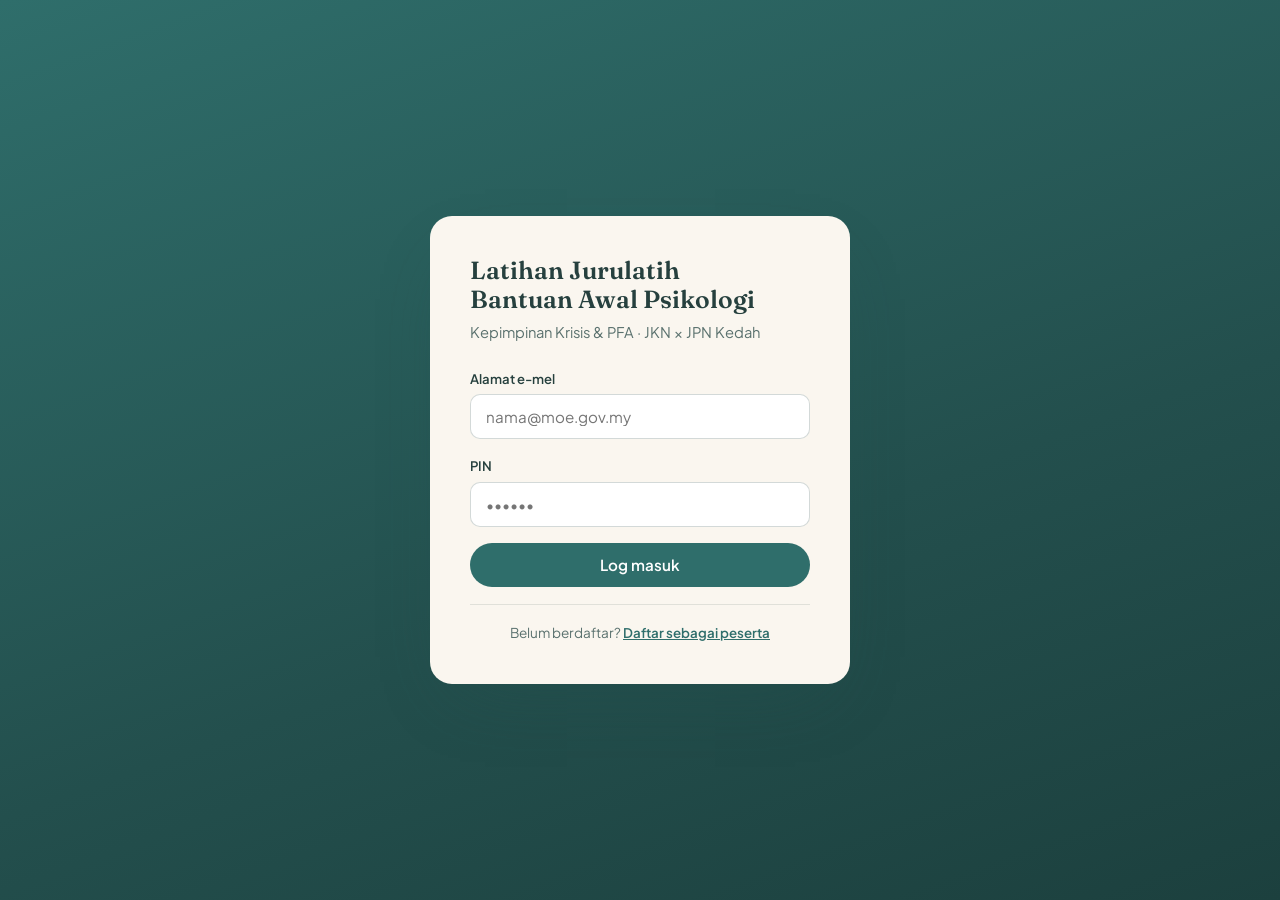
<file: index.html>
<!DOCTYPE html>
<html lang="ms">
<head>
<meta charset="UTF-8">
<meta name="viewport" content="width=device-width, initial-scale=1.0">
<meta name="theme-color" content="#2F6E6B">
<title>Latihan Jurulatih PFA — JPN Kedah</title>
<link rel="manifest" href="manifest.json">
<link rel="preconnect" href="https://fonts.googleapis.com">
<link rel="preconnect" href="https://fonts.gstatic.com" crossorigin>
<link href="https://fonts.googleapis.com/css2?family=Fraunces:opsz,wght@9..144,400;9..144,500;9..144,600;9..144,700&family=Plus+Jakarta+Sans:wght@400;500;600;700&display=swap" rel="stylesheet">
<link rel="stylesheet" href="styles.css">
</head>
<body>

<!-- ============ LOGIN ============ -->
<div id="view-login">
  <div class="login-box">
    <div id="demoTag" class="demo-tag hidden">MOD DEMO</div>
    <div class="brand">Latihan Jurulatih<br>Bantuan Awal Psikologi</div>
    <div class="sub">Kepimpinan Krisis &amp; PFA · JKN × JPN Kedah</div>

    <div id="loginMsg"></div>

    <div id="formLogin">
      <div class="field">
        <label for="inEmel">Alamat e-mel</label>
        <input type="email" id="inEmel" placeholder="nama@moe.gov.my" autocomplete="username">
      </div>
      <div class="field">
        <label for="inPin">PIN</label>
        <input type="password" id="inPin" placeholder="••••••" autocomplete="current-password" inputmode="numeric">
      </div>
      <button class="btn btn-block" id="btnLogin">Log masuk</button>
      <div class="login-alt">
        Belum berdaftar? <button id="lnkDaftar">Daftar sebagai peserta</button>
      </div>
    </div>

    <div id="formDaftar" class="hidden">
      <div class="field">
        <label for="dNama">Nama penuh</label>
        <input type="text" id="dNama" placeholder="Nama seperti dalam kad pengenalan">
      </div>
      <div class="field">
        <label for="dEmel">Alamat e-mel</label>
        <input type="email" id="dEmel" placeholder="nama@moe.gov.my">
      </div>
      <div class="field">
        <label for="dPpd">PPD / Organisasi</label>
        <select id="dPpd">
          <option value="">— Pilih —</option>
          <option>PPD Kota Setar</option><option>PPD Kubang Pasu</option>
          <option>PPD Pendang</option><option>PPD Yan</option>
          <option>PPD Kuala Muda / Sik</option><option>PPD Baling</option>
          <option>PPD Padang Terap</option><option>PPD Kulim / Bandar Baharu</option>
          <option>PPD Langkawi</option><option>PPD Pokok Sena</option>
          <option>JPN Kedah</option><option>JKN Kedah</option>
        </select>
      </div>
      <div class="field">
        <label for="dSekolah">Sekolah / Unit</label>
        <input type="text" id="dSekolah" placeholder="Contoh: SMK Sultanah Asma">
      </div>
      <div class="field">
        <label for="dPin">Cipta PIN (6 digit)</label>
        <input type="password" id="dPin" placeholder="••••••" inputmode="numeric" maxlength="6">
      </div>
      <button class="btn btn-block" id="btnDaftar">Daftar akaun</button>
      <div class="login-alt">
        Sudah ada akaun? <button id="lnkLogin">Log masuk</button>
      </div>
    </div>
  </div>
</div>

<!-- ============ APP SHELL ============ -->
<div id="shell" class="hidden">
  <nav class="topnav">
    <div class="topnav-in">
      <div class="logo">Latihan Jurulatih PFA<small>JPN KEDAH</small></div>
      <div class="spacer"></div>
      <div class="nav-links" id="navLinks">
        <button data-go="dash" class="on">Dashboard</button>
        <button data-go="sijil">Sijil</button>
        <button data-go="admin" id="navAdmin" class="hidden">Pentadbiran</button>
        <a class="nav-slaid" href="slaid.html" title="Buka slaid pembentangan 8 unit">◧ Slaid</a>
      </div>
      <div class="who">
        <div class="paparan" id="paparan">
          <button id="btnKecil" class="pbtn" title="Kecilkan teks" aria-label="Kecilkan teks">A−</button>
          <span class="pskala" id="pSkala">100%</span>
          <button id="btnBesar" class="pbtn" title="Besarkan teks" aria-label="Besarkan teks">A+</button>
          <button id="btnBentang" class="pbtn pbtn-mode" title="Mod pembentangan (tekan P)" aria-label="Mod pembentangan">⛶ Bentang</button>
        </div>
        <div class="who-txt"><b id="whoNama">—</b><span id="whoPeranan">—</span></div>
        <div class="avatar" id="whoAv">?</div>
        <button class="btn btn-ghost btn-sm" id="btnKeluar">Keluar</button>
      </div>
    </div>
  </nav>

  <main>
    <!-- DASHBOARD -->
    <section id="view-dash" class="wrap"></section>
    <!-- UNIT -->
    <section id="view-unit" class="wrap hidden"></section>
    <!-- KUIZ -->
    <section id="view-kuiz" class="wrap-narrow hidden"></section>
    <!-- SIJIL -->
    <section id="view-sijil" class="wrap hidden"></section>
    <!-- ADMIN -->
    <section id="view-admin" class="wrap hidden"></section>
  </main>

  <div class="heal-strip">
    Sokongan emosi: <b>Talian HEAL 15555</b> <span>· setiap hari 8:00 pagi – 12:00 tengah malam</span>
  </div>

  <div id="stepBar" class="step-bar hidden">
    <button class="sb-btn" id="sbPrev" aria-label="Bahagian sebelum">‹</button>
    <span class="sb-kira"><b id="sbKini">1</b> / <span id="sbJum">1</span></span>
    <button class="sb-btn" id="sbNext" aria-label="Bahagian seterusnya">›</button>
  </div>
</div>

<div id="glossPop"></div>
<div id="toast"></div>

<script src="content.js"></script>
<script src="soalan.js"></script>
<script src="app.js"></script>
<script>
if('serviceWorker' in navigator){
  window.addEventListener('load',()=>navigator.serviceWorker.register('sw.js').catch(()=>{}));
}
</script>
</body>
</html>
</file>
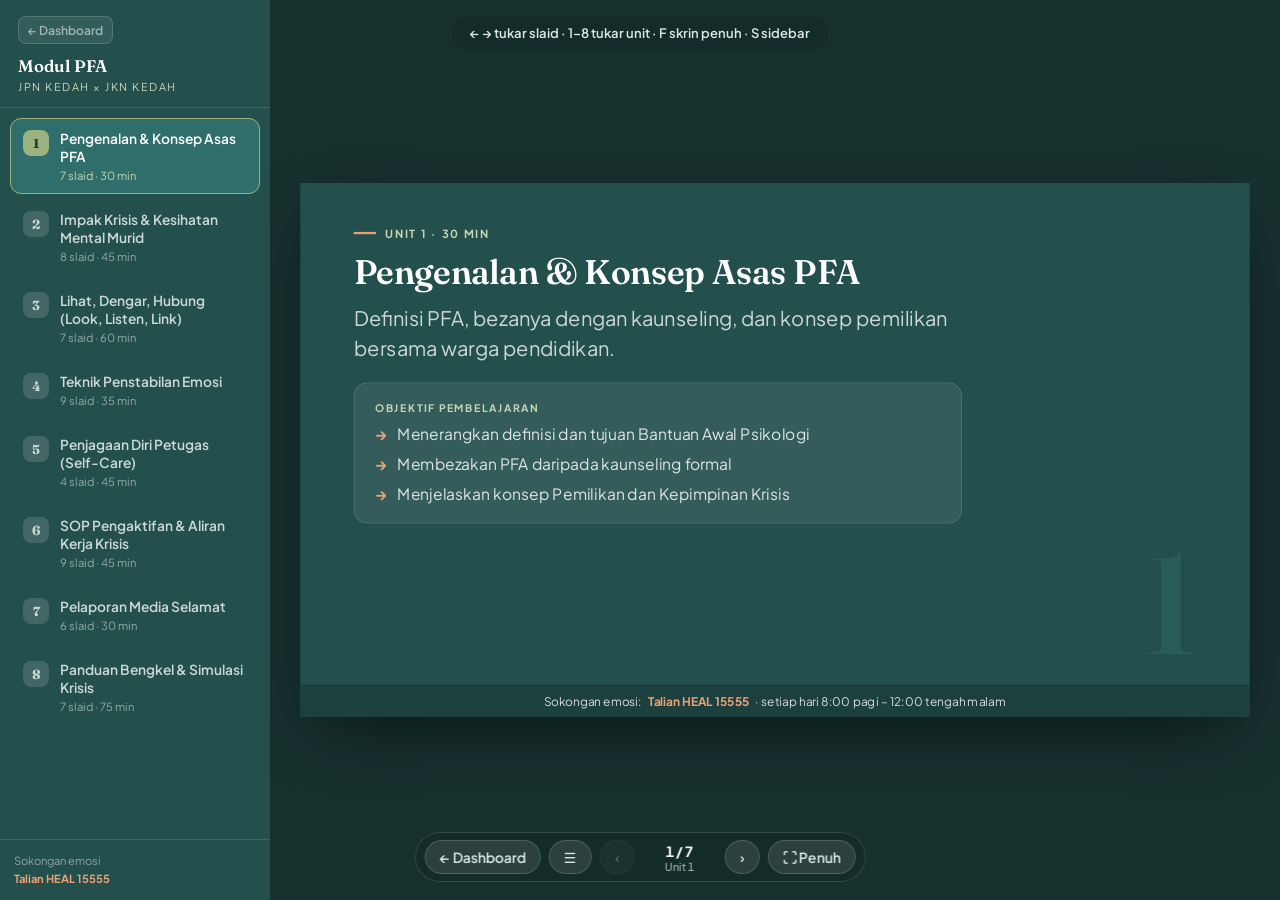
<file: slaid.html>
<!DOCTYPE html>
<html lang="ms">
<head>
<meta charset="UTF-8">
<meta name="viewport" content="width=device-width, initial-scale=1.0">
<meta name="theme-color" content="#234F4D">
<title>Slaid Modul PFA — 8 Unit · JPN Kedah</title>
<link rel="preconnect" href="https://fonts.googleapis.com">
<link rel="preconnect" href="https://fonts.gstatic.com" crossorigin>
<link href="https://fonts.googleapis.com/css2?family=Fraunces:opsz,wght@9..144,400;9..144,500;9..144,600;9..144,700&family=Plus+Jakarta+Sans:wght@400;500;600;700&display=swap" rel="stylesheet">
<style>
:root{
  --cream:#FAF6EF; --cream-2:#F2ECE0;
  --teal:#2F6E6B; --teal-deep:#234F4D; --teal-xd:#1C403E; --teal-soft:#CFE3E1;
  --sage:#9CB380; --sage-soft:#C7D6B3; --sage-bg:#E7F0E5;
  --amber:#E9A178; --amber-bg:#F7E6DB; --amber-tx:#A85A30;
  --slate:#26403E; --soft:#5A716E; --line:rgba(38,64,62,.14);
  --f-head:'Fraunces',Georgia,serif;
  --f-body:'Plus Jakarta Sans',system-ui,sans-serif;
}
*{box-sizing:border-box;margin:0;padding:0}
html,body{height:100%;overflow:hidden}
body{font-family:var(--f-body);background:#16302E;color:var(--slate);-webkit-font-smoothing:antialiased}

/* ==================== RANGKA ==================== */
.app{display:flex;height:100vh;width:100vw}

/* -------- SIDEBAR -------- */
.sb{
  width:270px;flex:none;background:var(--teal-deep);color:#fff;
  display:flex;flex-direction:column;transition:width .25s ease;overflow:hidden;
}
.sb.tutup{width:0}
.sb-atas{padding:16px 18px 14px;border-bottom:1px solid rgba(255,255,255,.12)}
.sb-balik{
  display:inline-block;text-decoration:none;font-size:.76rem;font-weight:600;
  color:#9FB5B2;background:rgba(255,255,255,.08);border:1px solid rgba(255,255,255,.16);
  border-radius:8px;padding:.4em .75em;margin-bottom:12px;transition:.15s;
}
.sb-balik:hover{background:rgba(255,255,255,.2);color:#fff}
.sb-atas .jenama{font-family:var(--f-head);font-weight:600;font-size:1.05rem;line-height:1.2;white-space:nowrap}
.sb-atas small{display:block;font-size:.68rem;letter-spacing:.14em;text-transform:uppercase;color:var(--sage-soft);margin-top:.35em}
.sb-list{flex:1;overflow-y:auto;padding:10px 10px 14px}
.sb-list::-webkit-scrollbar{width:6px}
.sb-list::-webkit-scrollbar-thumb{background:rgba(255,255,255,.18);border-radius:99px}
.ub{
  width:100%;text-align:left;font-family:inherit;cursor:pointer;
  background:transparent;border:1px solid transparent;border-radius:11px;
  padding:11px 12px;margin-bottom:5px;color:#CBD9D6;transition:.16s;
  display:flex;gap:11px;align-items:flex-start;
}
.ub:hover{background:rgba(255,255,255,.08);color:#fff}
.ub.on{background:var(--teal);border-color:var(--sage);color:#fff}
.ub .no{
  flex:none;width:26px;height:26px;border-radius:8px;background:rgba(255,255,255,.14);
  display:flex;align-items:center;justify-content:center;
  font-family:var(--f-head);font-weight:700;font-size:.82rem;
}
.ub.on .no{background:var(--sage);color:#1C403E}
.ub .tx{min-width:0;flex:1}
.ub .tx b{display:block;font-size:.86rem;font-weight:600;line-height:1.3;color:#CBD9D6}
.ub.on .tx b{color:#fff}
.ub .tx small{display:block;font-size:.7rem;color:#93AAA7;margin-top:.2em}
.ub.on .tx small{color:var(--sage-soft)}
.sb-bawah{padding:12px 14px;border-top:1px solid rgba(255,255,255,.12);font-size:.7rem;color:#8CA5A2;line-height:1.6}
.sb-bawah b{color:var(--amber)}

/* -------- PENTAS SLAID -------- */
.pentas{
  flex:1;position:relative;display:flex;align-items:center;justify-content:center;
  background:#16302E;overflow:hidden;
}
/* slaid saiz tetap 1280x720 — diskala agar muat. Ini menjamin saiz
   taip yang boleh diramal, tidak kira besar mana skrin projektor. */
.slaid{
  width:1280px;height:720px;flex:none;background:var(--cream);
  transform-origin:center center;position:relative;overflow:hidden;
  box-shadow:0 30px 90px -30px rgba(0,0,0,.7);
}
.slaid.gelap{background:var(--teal-deep);color:#fff}

/* -------- ISI SLAID -------- */
.s-in{position:absolute;inset:0;padding:58px 72px 84px;display:flex;flex-direction:column}
.s-eyebrow{
  font-size:15px;font-weight:700;letter-spacing:.16em;text-transform:uppercase;
  color:var(--teal);display:flex;align-items:center;gap:12px;margin-bottom:18px;flex:none;
}
.s-eyebrow::before{content:"";width:30px;height:3px;background:var(--sage);flex:none}
.gelap .s-eyebrow{color:var(--sage-soft)}
.gelap .s-eyebrow::before{background:var(--amber)}

.s-tajuk{font-family:var(--f-head);font-weight:600;font-size:46px;line-height:1.1;color:var(--slate);flex:none;letter-spacing:-.01em}
.gelap .s-tajuk{color:#fff}
.s-badan{flex:1;display:flex;flex-direction:column;justify-content:center;min-height:0;margin-top:16px;
  font-size:calc(20px * var(--fit,1))}

p.s-teks{font-size:1.35em;line-height:1.5;color:var(--slate)}
.gelap p.s-teks{color:#CBD9D6}
b{color:var(--teal-deep);font-weight:700}
.gelap b{color:var(--sage-soft)}
em{color:var(--teal);font-style:italic}

/* poin */
ul.s-poin{list-style:none;display:flex;flex-direction:column;gap:20px}
ul.s-poin.dua{display:block;columns:2;column-gap:52px}
ul.s-poin.dua li{break-inside:avoid;margin-bottom:16px}
ul.s-poin li{position:relative;padding-left:1.8em;font-size:1.25em;line-height:1.45}
ul.s-poin li::before{
  content:"";position:absolute;left:0;top:.45em;width:.7em;height:.7em;
  border-radius:.2em;background:var(--sage);transform:rotate(45deg);
}
ul.s-poin.padat li{font-size:1.1em}

/* banding */
.s-banding{display:grid;grid-template-columns:1fr 1fr;gap:26px;align-items:start}
.bk{background:#fff;border:1px solid var(--line);border-radius:20px;padding:26px 28px;box-shadow:0 14px 36px -22px rgba(35,79,77,.4)}
.bk h4{font-family:var(--f-head);font-size:1.35em;font-weight:600;color:var(--teal-deep);margin-bottom:16px}
.bk.kanan h4{color:var(--amber-tx)}
.bk ul{list-style:none;display:flex;flex-direction:column;gap:13px}
.bk li{font-size:1.05em;line-height:1.4;padding-left:28px;position:relative;color:var(--slate)}
.bk li::before{content:"";position:absolute;left:2px;top:10px;width:11px;height:11px;border-radius:3px;background:var(--sage);transform:rotate(45deg)}
.bk.kanan li::before{background:var(--amber)}

/* kad */
.s-kad{display:grid;gap:20px}
.s-kad.k2{grid-template-columns:1fr 1fr}
.s-kad.k3{grid-template-columns:repeat(3,1fr)}
.s-kad.k4{grid-template-columns:repeat(2,1fr)}
.kd{background:#fff;border:1px solid var(--line);border-radius:18px;padding:22px 24px;box-shadow:0 12px 30px -20px rgba(35,79,77,.4)}
.kd h4{font-family:var(--f-head);font-size:1.15em;font-weight:600;color:var(--teal-deep);margin-bottom:10px;line-height:1.25}
.kd p{font-size:.95em;line-height:1.5;color:var(--soft)}
.s-kad.k3 .kd h4{font-size:1.05em}
.s-kad.k3 .kd p{font-size:.875em}
.s-kad.k4 .kd{padding:18px 20px}
.s-kad.k4 .kd h4{font-size:1.05em}
.s-kad.k4 .kd p{font-size:.85em}

/* kulit unit */
.kulit-num{font-family:var(--f-head);font-size:190px;font-weight:600;color:var(--teal);opacity:.45;line-height:.8;position:absolute;right:72px;bottom:78px}
.kulit-obj{background:rgba(255,255,255,.08);border:1px solid rgba(255,255,255,.16);border-radius:18px;padding:24px 28px;margin-top:26px;max-width:820px}
.kulit-obj b{display:block;font-size:14px;letter-spacing:.14em;text-transform:uppercase;color:var(--sage-soft);margin-bottom:12px}
.kulit-obj ul{list-style:none;display:flex;flex-direction:column;gap:11px}
.kulit-obj li{font-size:21px;line-height:1.4;color:#DCE7E4;padding-left:30px;position:relative}
.kulit-obj li::before{content:"→";position:absolute;left:0;color:var(--amber);font-weight:700}

/* ==================== KOMPONEN INTERAKTIF ==================== */
.ia-nota{font-size:.95em;color:var(--soft);margin-bottom:16px}

/* piramid */
.ia-pir{display:grid;grid-template-columns:1fr 1fr;gap:34px;align-items:center}
.ia-pir svg{width:100%;max-width:440px;margin:0 auto;display:block}
.ia-pir path{cursor:pointer;transition:opacity .2s}
.ia-pir path:hover{opacity:.85}
.ia-pir path.sel{stroke:var(--slate);stroke-width:4}
.pir-kotak{background:#fff;border:1px solid var(--line);border-radius:18px;padding:24px 26px;min-height:270px}
.pir-kotak .lbl{font-size:.65em;font-weight:700;letter-spacing:.14em;text-transform:uppercase;color:var(--sage)}
.pir-kotak h4{font-family:var(--f-head);font-size:1.3em;color:var(--teal-deep);margin:6px 0 12px}
.pir-kotak p{font-size:.95em;line-height:1.5;color:var(--slate);margin-bottom:10px}
.pir-kotak .siapa{font-size:.85em;color:var(--teal-deep);border-top:1px solid var(--line);padding-top:10px;margin-top:4px}

/* pernafasan */
.ia-nafas{display:flex;flex-direction:column;align-items:center;gap:20px}
.nf-bulat{
  width:300px;height:300px;border-radius:50%;
  background:radial-gradient(circle at 40% 35%,var(--sage-soft),var(--teal));
  display:flex;flex-direction:column;align-items:center;justify-content:center;color:#fff;
  box-shadow:0 26px 60px -26px rgba(47,110,107,.8);transition:transform 1s ease-in-out;
}
.nf-bulat b{font-family:var(--f-head);font-size:52px;line-height:1}
.nf-bulat small{font-size:19px;opacity:.92;margin-top:8px}
.nf-kawal{display:flex;align-items:center;gap:18px}
.nf-btn{
  font-family:inherit;font-size:19px;font-weight:600;cursor:pointer;color:#fff;
  background:var(--teal);border:none;border-radius:12px;padding:12px 28px;transition:.16s;
}
.nf-btn:hover{background:var(--teal-deep)}
.nf-kira{font-size:19px;color:var(--soft);font-weight:600}

/* grounding */
.ia-gr{display:flex;flex-direction:column;gap:12px}
.gr-b{
  display:flex;align-items:center;gap:24px;background:#fff;border:1px solid var(--line);
  border-radius:16px;padding:16px 26px;transition:.25s;
}
.gr-b.aktif{background:var(--sage-bg);border-color:var(--sage);transform:scale(1.02)}
.gr-b .n{font-family:var(--f-head);font-size:2.2em;font-weight:600;color:var(--sage);width:60px;text-align:center;flex:none;line-height:1}
.gr-b b{font-size:1.2em;color:var(--slate);display:block}
.gr-b small{font-size:.95em;color:var(--soft)}

/* validasi */
.ia-val{display:flex;flex-direction:column;gap:14px}
.vl{display:grid;grid-template-columns:1fr 1fr;gap:0;border-radius:16px;overflow:hidden;border:1px solid var(--line)}
.vl>div{padding:16px 22px}
.vl .elak{background:var(--amber-bg)}
.vl .ganti{background:var(--sage-bg);border-left:1px solid var(--line)}
.vl .lbl{font-size:.6em;font-weight:700;letter-spacing:.1em;text-transform:uppercase;margin-bottom:6px;opacity:.75}
.vl .elak .lbl{color:var(--amber-tx)}
.vl .ganti .lbl{color:#3C6B3A}
.vl p{font-size:1em;line-height:1.4;color:var(--slate)}

/* kotak nota bawah slaid */
.s-nota{
  flex:none;margin-top:18px;border-radius:14px;padding:16px 22px;font-size:19px;line-height:1.45;
  background:var(--sage-bg);border:1px solid #CADFC4;
}
.s-nota.amber{background:var(--amber-bg);border-color:#F0CDB6}
.s-nota .lbl{font-weight:700;font-size:14px;letter-spacing:.08em;text-transform:uppercase;color:#3C6B3A;display:block;margin-bottom:5px}
.s-nota.amber .lbl{color:var(--amber-tx)}

/* jalur HEAL pada setiap slaid */
.s-heal{
  position:absolute;left:0;right:0;bottom:0;height:44px;background:var(--slate);
  color:#D3DEDC;font-size:16px;display:flex;align-items:center;justify-content:center;gap:8px;
}
.s-heal b{color:var(--amber)}
.gelap .s-heal{background:var(--teal-xd)}

/* nombor slaid dalam unit */
.s-kaki{position:absolute;right:24px;bottom:56px;font-size:15px;font-weight:600;color:var(--soft)}
.gelap .s-kaki{color:#7E9996}

/* ==================== KAWALAN ==================== */
.kawal{
  position:fixed;bottom:18px;left:50%;transform:translateX(-50%);z-index:50;
  display:flex;align-items:center;gap:8px;
  background:rgba(20,44,42,.92);backdrop-filter:blur(8px);
  border:1px solid rgba(255,255,255,.14);border-radius:999px;padding:7px 9px;
  transition:opacity .4s ease;
}
.kawal.lesap{opacity:0;pointer-events:none}
.kawal button{
  font-family:inherit;font-size:14px;font-weight:600;cursor:pointer;color:#DCE7E4;
  background:rgba(255,255,255,.1);border:1px solid rgba(255,255,255,.16);
  border-radius:999px;padding:7px 14px;transition:.15s;white-space:nowrap;
}
.kawal button:hover{background:rgba(255,255,255,.22);color:#fff}
.kawal button:disabled{opacity:.3;cursor:default}
.kawal .kbalik{
  font-family:inherit;font-size:14px;font-weight:600;text-decoration:none;color:#DCE7E4;
  background:rgba(255,255,255,.1);border:1px solid rgba(255,255,255,.16);
  border-radius:999px;padding:7px 14px;transition:.15s;white-space:nowrap;
}
.kawal .kbalik:hover{background:rgba(255,255,255,.22);color:#fff}
.kawal .kira{font-size:14px;font-weight:700;color:#fff;padding:0 10px;min-width:74px;text-align:center;font-variant-numeric:tabular-nums}
.kawal .kira small{display:block;font-size:11px;font-weight:500;color:#9FB5B2}

.tip{
  position:fixed;top:16px;left:50%;transform:translateX(-50%);z-index:60;
  background:rgba(20,44,42,.94);color:#DCE7E4;font-size:13px;font-weight:600;
  padding:9px 18px;border-radius:999px;transition:opacity .6s;pointer-events:none;
}

/* zon ketuk */
.zon{position:absolute;top:0;bottom:70px;width:14%;z-index:20;cursor:pointer}
.zon.kiri{left:0}.zon.kanan{right:0}

@media(max-width:720px){
  .sb{position:fixed;inset:0 auto 0 0;z-index:70;box-shadow:0 0 60px rgba(0,0,0,.5)}
  .kawal{bottom:10px}
}
</style>
</head>
<body>

<div class="app">
  <aside class="sb" id="sb">
    <div class="sb-atas">
      <a class="sb-balik" href="index.html">← Dashboard</a>
      <div class="jenama">Modul PFA</div>
      <small>JPN Kedah × JKN Kedah</small>
    </div>
    <div class="sb-list" id="sbList"></div>
    <div class="sb-bawah">
      Sokongan emosi<br><b>Talian HEAL 15555</b>
    </div>
  </aside>

  <div class="pentas" id="pentas">
    <div class="zon kiri" id="zonKiri"></div>
    <div class="zon kanan" id="zonKanan"></div>
    <div class="slaid" id="slaid"></div>
  </div>
</div>

<div class="kawal">
  <a class="kbalik" href="index.html" title="Kembali ke dashboard">← Dashboard</a>
  <button id="bSb" title="Sembunyi/papar senarai unit">☰</button>
  <button id="bPrev">‹</button>
  <div class="kira"><span id="kNo">1 / 1</span><small id="kUnit">Unit 1</small></div>
  <button id="bNext">›</button>
  <button id="bFull" title="Skrin penuh (F)">⛶ Penuh</button>
</div>

<div class="tip" id="tip">← → tukar slaid · 1–8 tukar unit · F skrin penuh · S sidebar</div>

<script src="content.js"></script>
<script>
(function(){
  'use strict';

  /* ---------- pembantu ---------- */
  const $ = s => document.querySelector(s);
  function bersih(t){
    /* {{ISTILAH}} → teks biasa (tooltip tidak berguna semasa dibentangkan) */
    return String(t == null ? '' : t).replace(/\{\{(.+?)\}\}/g, '$1');
  }

  /* ==========================================================
     BINA SLAID DARIPADA content.js
     Setiap unit: 1 slaid kulit + 1 slaid bagi setiap seksyen
     ========================================================== */
  const DECK = UNITS.map(u => {
    const slaid = [];

    /* --- kulit unit --- */
    slaid.push({ jenis:'kulit', unit:u });

    /* --- seksyen --- */
    u.seksyen.forEach(s => slaid.push({ jenis:'seksyen', unit:u, s }));

    return { unit:u, slaid };
  });

  let iu = 0, is = 0;   // indeks unit, indeks slaid dalam unit

  /* ==========================================================
     PENGHASIL HTML BAGI SETIAP JENIS SLAID
     ========================================================== */

  function htmlKulit(u){
    return `
      <div class="s-in">
        <div class="s-eyebrow">Unit ${u.id} · ${bersih(u.tempoh)}</div>
        <h1 class="s-tajuk">${bersih(u.tajuk)}</h1>
        <div class="s-badan" style="justify-content:flex-start">
          <p class="s-teks" style="max-width:900px">${bersih(u.ringkas)}</p>
          <div class="kulit-obj">
            <b>Objektif Pembelajaran</b>
            <ul>${u.objektif.map(o=>`<li>${bersih(o)}</li>`).join('')}</ul>
          </div>
        </div>
        <div class="kulit-num">${u.id}</div>
      </div>`;
  }

  function htmlBawa(u){
    return `
      <div class="s-in">
        <div class="s-eyebrow">Unit ${u.id} · Poin Bawa Balik</div>
        <h1 class="s-tajuk">Tiga perkara untuk diingat</h1>
        <div class="s-badan">
          <ul class="s-poin">
            ${u.bawaBalik.map(b=>`<li>${bersih(b)}</li>`).join('')}
          </ul>
        </div>
      </div>`;
  }

  function htmlSeksyen(u, s, no, jum){
    let badan = '';
    let tajuk = s.tajuk ? bersih(s.tajuk) : bersih(u.tajuk);

    if (s.j === 'prosa') {
      badan = `<p class="s-teks">${bersih(s.teks)}</p>`;
      tajuk = s.tajuk ? bersih(s.tajuk) : bersih(u.tajuk);
    }

    if (s.j === 'poin') {
      const n = s.items.length;
      const kelas = n > 8 ? ' dua' : (n > 4 ? ' padat' : '');
      badan = `<ul class="s-poin${kelas}">
        ${s.items.map(i=>`<li>${bersih(i.t)}</li>`).join('')}
      </ul>`;
    }

    if (s.j === 'banding') {
      badan = `<div class="s-banding">
        <div class="bk"><h4>${bersih(s.kiri.tajuk)}</h4>
          <ul>${s.kiri.items.map(i=>`<li>${bersih(i)}</li>`).join('')}</ul></div>
        <div class="bk kanan"><h4>${bersih(s.kanan.tajuk)}</h4>
          <ul>${s.kanan.items.map(i=>`<li>${bersih(i)}</li>`).join('')}</ul></div>
      </div>`;
    }

    if (s.j === 'kad') {
      const n = s.items.length;
      const kelas = n <= 2 ? 'k2' : (n === 3 ? 'k3' : 'k4');
      badan = `<div class="s-kad ${kelas}">
        ${s.items.map(i=>`<div class="kd">
          <h4>${bersih(i.tajuk)}</h4><p>${bersih(i.isi)}</p>
        </div>`).join('')}
      </div>`;
    }

    if (s.j === 'ia') {
      badan = `${s.nota ? `<div class="ia-nota">${bersih(s.nota)}</div>` : ''}
        <div data-ia="${s.komponen}"></div>`;
    }

    return `
      <div class="s-in">
        <div class="s-eyebrow">Unit ${u.id} · ${bersih(u.tajuk)}</div>
        <h1 class="s-tajuk">${tajuk}</h1>
        <div class="s-badan">${badan}</div>
        <div class="s-kaki">${no} / ${jum}</div>
      </div>`;
  }

  /* ==========================================================
     KOMPONEN INTERAKTIF (versi besar untuk projektor)
     ========================================================== */

  function pasangPiramid(el){
    const pts = [
      'M640 60 L735 200 L545 200 Z',
      'M545 200 L735 200 L810 330 L470 330 Z',
      'M470 330 L810 330 L890 465 L390 465 Z',
      'M390 465 L890 465 L975 610 L305 610 Z'
    ];
    const urut = [3,2,1,0];   // atas → bawah = lapisan 4,3,2,1
    el.innerHTML = `<div class="ia-pir">
      <svg viewBox="240 40 800 600">
        ${pts.map((d,i)=>`<path d="${d}" fill="${PIRAMID[urut[i]].warna}" data-l="${urut[i]}"/>`).join('')}
        ${pts.map((d,i)=>{
          const L = PIRAMID[urut[i]];
          const y = [150, 275, 410, 555][i];
          return `<text x="640" y="${y}" text-anchor="middle" fill="#fff"
                   font-size="30" font-weight="700" font-family="Fraunces,serif"
                   style="pointer-events:none">${L.no}</text>`;
        }).join('')}
      </svg>
      <div class="pir-kotak" id="pirBox"></div>
    </div>`;

    const kotak = el.querySelector('#pirBox');
    function papar(i){
      const L = PIRAMID[i];
      kotak.innerHTML = `<div class="lbl">Lapisan ${L.no} · ${bersih(L.en)}</div>
        <h4>${bersih(L.nama)}</h4>
        <p><b>Fokus:</b> ${bersih(L.fokus)}</p>
        <p><b>Aplikasi:</b> ${bersih(L.aplikasi)}</p>
        <div class="siapa"><b>Diterajui:</b> ${bersih(L.siapa)}</div>`;
      el.querySelectorAll('path').forEach(p=>p.classList.toggle('sel', +p.dataset.l === i));
    }
    el.querySelectorAll('path').forEach(p=>{
      p.onclick = () => papar(+p.dataset.l);
    });
    papar(2);   // mula pada Lapisan 3 — tempat PFA berada
  }

  function pasangNafas(el){
    el.innerHTML = `<div class="ia-nafas">
      <div class="nf-bulat" id="nfB"><b id="nfF">4·7·8</b><small id="nfS">tekan mula</small></div>
      <div class="nf-kawal">
        <button class="nf-btn" id="nfGo">Mula</button>
        <span class="nf-kira" id="nfK">Kitaran 0</span>
      </div>
    </div>`;
    const fasa = [
      { n:'Tarik nafas', d:4, sk:1.16 },
      { n:'Tahan',       d:7, sk:1.16 },
      { n:'Hembus',      d:8, sk:.80 }
    ];
    let jalan=false, fi=0, baki=0, kit=0, timer=null;
    const B=el.querySelector('#nfB'), F=el.querySelector('#nfF'),
          S=el.querySelector('#nfS'), K=el.querySelector('#nfK'),
          G=el.querySelector('#nfGo');

    function mulaFasa(){
      const f = fasa[fi];
      baki = f.d;
      S.textContent = f.n;
      B.style.transitionDuration = f.d + 's';
      B.style.transform = 'scale(' + f.sk + ')';
      F.textContent = baki;
    }
    function detik(){
      baki--;
      if (baki <= 0){
        fi++;
        if (fi >= fasa.length){ fi = 0; kit++; K.textContent = 'Kitaran ' + kit; }
        mulaFasa();
      } else {
        F.textContent = baki;
      }
    }
    G.onclick = () => {
      jalan = !jalan;
      if (jalan){
        G.textContent = 'Henti'; fi = 0; mulaFasa();
        timer = setInterval(detik, 1000);
      } else {
        G.textContent = 'Mula'; clearInterval(timer);
        B.style.transitionDuration = '.6s'; B.style.transform = 'scale(1)';
        F.textContent = '4·7·8'; S.textContent = 'tekan mula';
      }
    };
    el._henti = () => { clearInterval(timer); };
  }

  function pasangGrounding(el){
    el.innerHTML = `<div class="ia-gr">
      ${GROUNDING.map((g,i)=>`<div class="gr-b" data-i="${i}">
        <div class="n">${g.n}</div>
        <div><b>${bersih(g.deria)}</b><small>${bersih(g.arahan)}</small></div>
      </div>`).join('')}
    </div>`;
    let i = -1, timer = null;
    const baris = el.querySelectorAll('.gr-b');
    baris.forEach(b => b.onclick = () => {
      i = +b.dataset.i;
      baris.forEach((x,n)=>x.classList.toggle('aktif', n === i));
    });
    el._henti = () => clearInterval(timer);
  }

  function pasangValidasi(el){
    el.innerHTML = `<div class="ia-val">
      ${VALIDASI.map(v=>`<div class="vl">
        <div class="elak"><div class="lbl">Elakkan · ${bersih(v.kategori)}</div><p>${bersih(v.buruk)}</p></div>
        <div class="ganti"><div class="lbl">Gantikan dengan</div><p>${bersih(v.baik)}</p></div>
      </div>`).join('')}
    </div>`;
  }

  const IA = { piramid:pasangPiramid, nafas:pasangNafas, grounding:pasangGrounding, validasi:pasangValidasi };

  /* ==========================================================
     PAPARAN
     ========================================================== */
  const slaidEl = $('#slaid');
  let iaAktif = null;

  function render(){
    const d = DECK[iu];
    const item = d.slaid[is];
    if (iaAktif && iaAktif._henti) iaAktif._henti();
    iaAktif = null;

    slaidEl.classList.toggle('gelap', item.jenis === 'kulit');

    let html = '';
    if (item.jenis === 'kulit')        html = htmlKulit(item.unit);
    else if (item.jenis === 'bawa')    html = htmlBawa(item.unit);
    else                               html = htmlSeksyen(item.unit, item.s, is, d.slaid.length - 1);

    slaidEl.innerHTML = html +
      `<div class="s-heal">Sokongan emosi: <b>Talian HEAL 15555</b> · setiap hari 8:00 pagi – 12:00 tengah malam</div>`;

    /* pasang komponen interaktif jika ada */
    const kotakIA = slaidEl.querySelector('[data-ia]');
    if (kotakIA){
      const f = IA[kotakIA.dataset.ia];
      if (f){ f(kotakIA); iaAktif = kotakIA; }
    }

    autoSuai();

    $('#kNo').textContent = (is + 1) + ' / ' + d.slaid.length;
    $('#kUnit').textContent = 'Unit ' + d.unit.id;
    $('#bPrev').disabled = (iu === 0 && is === 0);
    $('#bNext').disabled = (iu === DECK.length - 1 && is === d.slaid.length - 1);

    document.querySelectorAll('.ub').forEach((b,n)=>b.classList.toggle('on', n === iu));
    muat();
  }

  /* Auto-suai: kecilkan teks sedikit demi sedikit sehingga kandungan
     muat dalam tinggi slaid. Melindungi daripada limpahan jika kandungan
     dikemas kini kemudian. */
  function autoSuai(){
    const badan = slaidEl.querySelector('.s-badan');
    if (!badan) return;
    let f = 1;
    badan.style.setProperty('--fit', f);
    let jaga = 0;
    while (badan.scrollHeight > badan.clientHeight + 1 && f > 0.60 && jaga < 24){
      f -= 0.04; jaga++;
      badan.style.setProperty('--fit', f.toFixed(2));
    }
  }

  /* skala slaid 1280x720 supaya muat dalam pentas */
  function muat(){
    const p = $('#pentas');
    const sk = Math.min(p.clientWidth / 1280, p.clientHeight / 720) * 0.94;
    slaidEl.style.transform = 'scale(' + sk + ')';
  }

  function pergiUnit(n){
    if (n < 0 || n >= DECK.length) return;
    iu = n; is = 0; render();
  }
  function seterusnya(){
    const d = DECK[iu];
    if (is < d.slaid.length - 1){ is++; render(); }
    else if (iu < DECK.length - 1){ iu++; is = 0; render(); }
  }
  function sebelum(){
    if (is > 0){ is--; render(); }
    else if (iu > 0){ iu--; is = DECK[iu].slaid.length - 1; render(); }
  }

  /* ---------- sidebar ---------- */
  $('#sbList').innerHTML = DECK.map((d,i)=>`
    <button class="ub" data-u="${i}">
      <span class="no">${d.unit.id}</span>
      <span class="tx"><b>${bersih(d.unit.tajuk)}</b><small>${d.slaid.length} slaid · ${bersih(d.unit.tempoh)}</small></span>
    </button>`).join('');
  document.querySelectorAll('.ub').forEach(b => b.onclick = () => pergiUnit(+b.dataset.u));

  /* ---------- kawalan ---------- */
  $('#bNext').onclick = seterusnya;
  $('#bPrev').onclick = sebelum;
  $('#zonKanan').onclick = seterusnya;
  $('#zonKiri').onclick = sebelum;
  $('#bSb').onclick = () => { $('#sb').classList.toggle('tutup'); setTimeout(muat, 280); };
  $('#bFull').onclick = () => {
    if (!document.fullscreenElement) document.documentElement.requestFullscreen().catch(()=>{});
    else document.exitFullscreen().catch(()=>{});
  };

  document.addEventListener('keydown', e => {
    if (e.ctrlKey || e.metaKey || e.altKey) return;
    if (e.key === 'ArrowRight' || e.key === 'PageDown' || e.key === ' '){ e.preventDefault(); seterusnya(); }
    else if (e.key === 'ArrowLeft' || e.key === 'PageUp'){ e.preventDefault(); sebelum(); }
    else if (e.key === 'Home'){ is = 0; render(); }
    else if (e.key === 'End'){ is = DECK[iu].slaid.length - 1; render(); }
    else if (e.key >= '1' && e.key <= '8'){ pergiUnit(+e.key - 1); }
    else if (e.key === 's' || e.key === 'S'){ $('#bSb').click(); }
    else if (e.key === 'f' || e.key === 'F'){ $('#bFull').click(); }
  });

  /* sapuan skrin */
  let x0 = null, y0 = null;
  document.addEventListener('touchstart', e => { x0 = e.touches[0].clientX; y0 = e.touches[0].clientY; }, {passive:true});
  document.addEventListener('touchend', e => {
    if (x0 === null) return;
    const dx = e.changedTouches[0].clientX - x0, dy = e.changedTouches[0].clientY - y0;
    if (Math.abs(dx) > 60 && Math.abs(dx) > Math.abs(dy)) dx < 0 ? seterusnya() : sebelum();
    x0 = null; y0 = null;
  }, {passive:true});

  /* Kawalan lesap apabila tetikus diam — supaya slaid penuh tidak terhalang
     semasa pembentangan. Ia muncul semula sebaik tetikus digerakkan. */
  (function(){
    const bar = document.querySelector('.kawal');
    let t = null;
    function bangun(){
      bar.classList.remove('lesap');
      clearTimeout(t);
      t = setTimeout(()=> bar.classList.add('lesap'), 2600);
    }
    ['mousemove','keydown','touchstart','click'].forEach(ev =>
      document.addEventListener(ev, bangun, {passive:true}));
    bar.addEventListener('mouseenter', ()=>{ clearTimeout(t); bar.classList.remove('lesap'); });
    bangun();
  })();

  window.addEventListener('resize', muat);
  document.addEventListener('fullscreenchange', () => setTimeout(muat, 120));

  setTimeout(()=>{ $('#tip').style.opacity = '0'; }, 5200);
  render();
})();
</script>
</body>
</html>
</file>
<file: styles.css>
/* ==========================================================
   Sistem Latihan Jurulatih PFA — JPN Kedah
   Palet: healing (teal tenang · sage · krim · amber lembut)
   ========================================================== */
:root{
  --cream:#FAF6EF; --cream-2:#F2ECE0; --cream-3:#E8E0D2;
  --teal:#2F6E6B; --teal-deep:#234F4D; --teal-soft:#CFE3E1;
  --sage:#9CB380; --sage-soft:#C7D6B3; --sage-deep:#6E8A55;
  --amber:#E9A178; --amber-soft:#F6D9C3; --amber-deep:#A85A30;
  --slate:#26403E; --slate-soft:#5A716E; --slate-faint:#8CA09D;
  --line:rgba(38,64,62,.12); --line-2:rgba(38,64,62,.2);
  --card:#fff;
  --ok:#4E8A4A; --ok-bg:#E7F0E5;
  --warn:#B8863A;
  --shadow-s:0 6px 18px -12px rgba(35,79,77,.4);
  --shadow:0 16px 44px -24px rgba(35,79,77,.35);
  --shadow-l:0 28px 70px -30px rgba(35,79,77,.45);
  --r-s:10px; --r:16px; --r-l:22px;
  --f-head:'Fraunces',Georgia,serif;
  --f-body:'Plus Jakarta Sans',system-ui,-apple-system,sans-serif;
}
*{box-sizing:border-box;margin:0;padding:0}
html{-webkit-text-size-adjust:100%}
body{
  font-family:var(--f-body); background:var(--cream); color:var(--slate);
  line-height:1.6; -webkit-font-smoothing:antialiased; min-height:100vh;
}
h1,h2,h3,h4{font-family:var(--f-head);font-weight:600;line-height:1.15;letter-spacing:-.01em;color:var(--slate)}
h1{font-size:clamp(1.6rem,4.4vw,2.5rem)}
h2{font-size:clamp(1.3rem,3.2vw,1.85rem)}
h3{font-size:clamp(1.05rem,2.4vw,1.3rem);color:var(--teal-deep)}
h4{font-size:1rem}
a{color:var(--teal);text-decoration:none}
button{font-family:inherit;cursor:pointer;border:none;background:none;color:inherit}
:focus-visible{outline:3px solid var(--sage);outline-offset:2px;border-radius:4px}

/* ---------- utility ---------- */
.hidden{display:none !important}
.wrap{max-width:1080px;margin:0 auto;padding:0 clamp(16px,4vw,32px)}
.wrap-narrow{max-width:760px;margin:0 auto;padding:0 clamp(16px,4vw,32px)}
.eyebrow{font-size:.74rem;font-weight:700;letter-spacing:.15em;text-transform:uppercase;color:var(--teal);
  display:flex;align-items:center;gap:.6em;margin-bottom:.8em}
.eyebrow::before{content:"";width:22px;height:2px;background:var(--sage)}
.muted{color:var(--slate-soft)}
.small{font-size:.85rem}
.center{text-align:center}
.mt{margin-top:1.2rem}.mt2{margin-top:2rem}.mb{margin-bottom:1.2rem}

/* ---------- buttons ---------- */
.btn{display:inline-flex;align-items:center;justify-content:center;gap:.5em;
  background:var(--teal);color:#fff;font-weight:600;font-size:.95rem;
  padding:.75em 1.4em;border-radius:999px;transition:.2s;border:1px solid transparent}
.btn:hover{background:var(--teal-deep);transform:translateY(-1px);box-shadow:var(--shadow-s)}
.btn:disabled{opacity:.45;cursor:not-allowed;transform:none;box-shadow:none}
.btn-ghost{background:transparent;color:var(--teal-deep);border-color:var(--line-2)}
.btn-ghost:hover{background:var(--card);border-color:var(--sage);transform:none}
.btn-sage{background:var(--sage-deep)}
.btn-sage:hover{background:#5c7546}
.btn-block{width:100%}
.btn-sm{padding:.5em 1em;font-size:.85rem}

/* ---------- cards ---------- */
.card{background:var(--card);border:1px solid var(--line);border-radius:var(--r);padding:clamp(18px,2.6vw,26px);box-shadow:var(--shadow)}
.card-flat{box-shadow:none}
.pill{display:inline-block;background:var(--teal-soft);color:var(--teal-deep);font-weight:600;
  font-size:.72rem;letter-spacing:.03em;padding:.32em .85em;border-radius:999px}
.pill.sage{background:var(--sage-soft);color:#41552f}
.pill.amber{background:var(--amber-soft);color:var(--amber-deep)}
.pill.grey{background:var(--cream-3);color:var(--slate-soft)}

/* ==========================================================
   LOGIN
   ========================================================== */
#view-login{min-height:100vh;display:flex;align-items:center;justify-content:center;
  background:linear-gradient(160deg,var(--teal) 0%,var(--teal-deep) 60%,#1C403E 100%);padding:24px}
.login-box{background:var(--cream);border-radius:var(--r-l);box-shadow:var(--shadow-l);
  width:100%;max-width:420px;padding:clamp(26px,5vw,40px)}
.login-box .brand{font-family:var(--f-head);font-size:1.55rem;font-weight:600;color:var(--slate);line-height:1.15}
.login-box .sub{color:var(--slate-soft);font-size:.92rem;margin-top:.5em;margin-bottom:1.6em}
.field{margin-bottom:1rem}
.field label{display:block;font-size:.82rem;font-weight:600;color:var(--slate);margin-bottom:.4em}
.field input,.field select{width:100%;padding:.8em 1em;border:1px solid var(--line-2);border-radius:var(--r-s);
  font-family:inherit;font-size:.95rem;background:#fff;color:var(--slate);transition:.2s}
.field input:focus,.field select:focus{border-color:var(--teal);outline:none;box-shadow:0 0 0 3px rgba(47,110,107,.12)}
.login-alt{margin-top:1.3em;padding-top:1.2em;border-top:1px solid var(--line);font-size:.85rem;color:var(--slate-soft);text-align:center}
.login-alt button{color:var(--teal);font-weight:600;text-decoration:underline}
.msg{padding:.7em 1em;border-radius:var(--r-s);font-size:.87rem;margin-bottom:1em;line-height:1.45}
.msg-err{background:var(--amber-soft);color:var(--amber-deep)}
.msg-ok{background:var(--ok-bg);color:var(--ok)}
.msg-info{background:var(--teal-soft);color:var(--teal-deep)}
.demo-tag{display:inline-block;background:var(--amber-soft);color:var(--amber-deep);font-size:.7rem;
  font-weight:700;letter-spacing:.08em;padding:.25em .7em;border-radius:999px;margin-bottom:1em}

/* ==========================================================
   SHELL / HEADER
   ========================================================== */
.topnav{position:sticky;top:0;z-index:30;background:rgba(250,246,239,.92);backdrop-filter:blur(10px);
  border-bottom:1px solid var(--line)}
.topnav-in{max-width:1080px;margin:0 auto;padding:.7em clamp(16px,4vw,32px);
  display:flex;align-items:center;gap:1em}
.logo{font-family:var(--f-head);font-weight:600;color:var(--teal-deep);font-size:1.02rem;line-height:1.1}
.logo small{display:block;font-family:var(--f-body);font-size:.68rem;color:var(--slate-soft);font-weight:500;letter-spacing:.04em}
.topnav .spacer{flex:1}
.nav-links{display:flex;gap:.2em}
.nav-links button{padding:.5em .85em;border-radius:999px;font-size:.86rem;font-weight:600;color:var(--slate-soft);transition:.18s}
.nav-links button:hover{color:var(--teal-deep);background:var(--cream-2)}
.nav-links button.on{background:var(--teal);color:#fff}
.who{display:flex;align-items:center;gap:.6em}
.avatar{width:34px;height:34px;border-radius:50%;background:var(--sage);color:#fff;font-weight:700;
  display:flex;align-items:center;justify-content:center;font-size:.85rem;flex:none}
.who-txt{font-size:.8rem;line-height:1.25}
.who-txt b{display:block;color:var(--slate)}
.who-txt span{color:var(--slate-faint);font-size:.72rem}
@media(max-width:720px){
  .who-txt{display:none}
  .nav-links{order:3;width:100%;overflow-x:auto;padding-top:.4em;border-top:1px solid var(--line);margin-top:.4em}
  .topnav-in{flex-wrap:wrap}
}
main{padding:clamp(22px,4vw,44px) 0 90px}

/* helpline strip — kekal kelihatan */
.heal-strip{position:fixed;bottom:0;left:0;right:0;z-index:35;
  background:var(--teal-deep);color:#fff;font-size:.8rem;padding:.55em 1em;text-align:center}
.heal-strip b{color:var(--amber);font-family:var(--f-head);font-size:.95rem;letter-spacing:.02em}
.heal-strip span{opacity:.8}
@media(max-width:520px){.heal-strip span{display:none}}

/* ==========================================================
   DASHBOARD
   ========================================================== */
.hero{background:linear-gradient(150deg,var(--teal),var(--teal-deep));color:#fff;
  border-radius:var(--r-l);padding:clamp(22px,4vw,36px);box-shadow:var(--shadow)}
.hero h1{color:#fff;margin-bottom:.3em}
.hero p{color:rgba(255,255,255,.82);max-width:52ch;font-size:.98rem}
.progress-ring{display:flex;align-items:center;gap:clamp(16px,3vw,28px);margin-top:1.5em;flex-wrap:wrap}
.ring{position:relative;width:96px;height:96px;flex:none}
.ring svg{transform:rotate(-90deg)}
.ring-txt{position:absolute;inset:0;display:flex;flex-direction:column;align-items:center;justify-content:center;color:#fff}
.ring-txt b{font-family:var(--f-head);font-size:1.5rem;line-height:1}
.ring-txt small{font-size:.62rem;opacity:.8;letter-spacing:.06em}
.prog-stats{display:flex;gap:clamp(14px,3vw,30px);flex-wrap:wrap}
.pstat b{display:block;font-family:var(--f-head);font-size:1.5rem;color:#fff;line-height:1.1}
.pstat span{font-size:.76rem;color:rgba(255,255,255,.75)}

.unit-grid{display:grid;grid-template-columns:repeat(auto-fill,minmax(255px,1fr));gap:clamp(12px,2vw,18px);margin-top:1.4em}
.unit-card{background:var(--card);border:1px solid var(--line);border-radius:var(--r);padding:20px;
  box-shadow:var(--shadow-s);text-align:left;transition:.2s;display:flex;flex-direction:column;gap:.5em;position:relative;overflow:hidden}
.unit-card::before{content:"";position:absolute;left:0;top:0;bottom:0;width:4px;background:var(--cream-3)}
.unit-card.done::before{background:var(--sage)}
.unit-card.started::before{background:var(--amber)}
.unit-card:hover{transform:translateY(-3px);box-shadow:var(--shadow);border-color:var(--sage-soft)}
.unit-card .no{font-family:var(--f-head);font-size:.8rem;font-weight:700;color:var(--sage-deep);letter-spacing:.1em}
.unit-card h3{font-size:1.06rem;line-height:1.25;color:var(--slate)}
.unit-card p{font-size:.85rem;color:var(--slate-soft);line-height:1.45;flex:1}
.unit-foot{display:flex;align-items:center;justify-content:space-between;gap:.5em;margin-top:.3em}
.score-chip{font-size:.74rem;font-weight:700;padding:.28em .7em;border-radius:999px;background:var(--cream-3);color:var(--slate-soft)}
.score-chip.pass{background:var(--ok-bg);color:var(--ok)}
.score-chip.fail{background:var(--amber-soft);color:var(--amber-deep)}

/* cert banner */
.cert-banner{margin-top:1.6em;border-radius:var(--r);padding:clamp(18px,3vw,26px);
  background:linear-gradient(140deg,var(--sage-soft),#e4ecd7);border:1px solid var(--sage-soft);
  display:flex;align-items:center;gap:1.2em;flex-wrap:wrap}
.cert-banner.locked{background:var(--cream-2);border-color:var(--line)}
.cert-banner .ci{font-size:2rem;flex:none}
.cert-banner div{flex:1;min-width:200px}
.cert-banner h3{margin-bottom:.2em}
.cert-banner p{font-size:.88rem;color:var(--slate-soft)}

/* ==========================================================
   UNIT READER
   ========================================================== */
.unit-head{background:linear-gradient(150deg,var(--teal),var(--teal-deep));color:#fff;
  border-radius:var(--r-l);padding:clamp(20px,3.5vw,32px);box-shadow:var(--shadow)}
.unit-head .eyebrow{color:var(--sage-soft)}
.unit-head .eyebrow::before{background:var(--amber)}
.unit-head h1{color:#fff}
.unit-head p{color:rgba(255,255,255,.82);margin-top:.5em;max-width:56ch}
.obj-list{background:rgba(255,255,255,.08);border:1px solid rgba(255,255,255,.16);border-radius:var(--r);
  padding:14px 18px;margin-top:1.2em}
.obj-list b{color:var(--sage-soft);font-size:.76rem;letter-spacing:.1em;text-transform:uppercase;display:block;margin-bottom:.5em}
.obj-list li{color:rgba(255,255,255,.9);font-size:.9rem;list-style:none;padding-left:1.3em;position:relative;margin-bottom:.35em;line-height:1.45}
.obj-list li::before{content:"→";position:absolute;left:0;color:var(--amber)}

.section{margin-top:clamp(22px,3.5vw,34px)}
.section > h2{margin-bottom:.6em}
.prosa{font-size:1rem;line-height:1.7;color:var(--slate)}
.prosa + .prosa{margin-top:.9em}

/* poin dengan penjelasan boleh buka */
.poin{list-style:none;display:flex;flex-direction:column;gap:.55em}
.poin > li{background:var(--card);border:1px solid var(--line);border-radius:var(--r-s);
  padding:.85em 1em;box-shadow:var(--shadow-s)}
.poin .pt{display:flex;gap:.7em;align-items:flex-start}
.poin .dot{width:8px;height:8px;border-radius:2px;background:var(--sage);transform:rotate(45deg);margin-top:.55em;flex:none}
.poin .pt-txt{flex:1;font-size:.97rem;line-height:1.55}
.poin .pt-txt b{color:var(--teal-deep)}
.why-btn{flex:none;background:var(--cream-2);border:1px solid var(--line);color:var(--teal-deep);
  font-size:.74rem;font-weight:700;padding:.3em .7em;border-radius:999px;transition:.18s;white-space:nowrap}
.why-btn:hover{background:var(--teal);color:#fff;border-color:var(--teal)}
.why-btn.on{background:var(--teal);color:#fff;border-color:var(--teal)}
.why{display:none;margin-top:.8em;padding:.9em 1em;background:var(--cream-2);border-left:3px solid var(--sage);
  border-radius:0 var(--r-s) var(--r-s) 0}
.why.open{display:block;animation:slideDown .28s ease}
@keyframes slideDown{from{opacity:0;transform:translateY(-6px)}to{opacity:1;transform:none}}
@media(prefers-reduced-motion:reduce){.why.open{animation:none}}
.why h4{color:var(--teal-deep);font-size:.92rem;margin-bottom:.35em}
.why p{font-size:.9rem;line-height:1.6;color:var(--slate)}
.why p + p{margin-top:.5em}
.why .contoh{margin-top:.6em;padding:.6em .8em;background:#fff;border-radius:var(--r-s);font-size:.87rem;
  color:var(--teal-deep);font-style:italic;border:1px dashed var(--sage-soft)}

/* kad grid */
.kad-grid{display:grid;grid-template-columns:repeat(auto-fit,minmax(250px,1fr));gap:clamp(12px,2vw,16px)}
.kad{background:var(--card);border:1px solid var(--line);border-radius:var(--r);padding:18px;box-shadow:var(--shadow-s)}
.kad h4{color:var(--teal-deep);font-size:1rem;margin-bottom:.35em}
.kad p{font-size:.9rem;color:var(--slate-soft);line-height:1.55}
.kad .why-btn{margin-top:.7em;display:inline-block}

/* banding (2 lajur) */
.banding{display:grid;grid-template-columns:1fr 1fr;gap:clamp(12px,2vw,18px)}
@media(max-width:700px){.banding{grid-template-columns:1fr}}
.bcol{border-radius:var(--r);padding:18px;border:1px solid}
.bcol.do{background:var(--ok-bg);border-color:#CADFC4}
.bcol.dont{background:var(--amber-soft);border-color:#F0CDB6}
.bcol.neutral{background:var(--cream-2);border-color:var(--line-2)}
.bcol h4{display:flex;align-items:center;gap:.45em;margin-bottom:.6em}
.bcol.do h4{color:#3C6B3A}.bcol.dont h4{color:var(--amber-deep)}
.bcol.neutral h4{color:var(--teal-deep)}
.bcol ul{list-style:none;display:flex;flex-direction:column;gap:.45em}
.bcol li{position:relative;padding-left:1.4em;font-size:.9rem;line-height:1.5}
.bcol.do li::before{content:"✓";position:absolute;left:0;color:var(--sage-deep);font-weight:700}
.bcol.dont li::before{content:"✕";position:absolute;left:0;color:var(--amber-deep);font-weight:700}
.bcol.neutral li::before{content:"◆";position:absolute;left:0;color:var(--slate-faint);font-size:.7em;top:.35em}

/* glosari chip */
.gl{border-bottom:1.5px dotted var(--sage-deep);cursor:help;color:var(--teal-deep);font-weight:600}
.gl:hover{background:var(--sage-soft);border-radius:3px}
#glossPop{position:fixed;z-index:70;max-width:290px;background:var(--slate);color:#E8EFEC;
  padding:.85em 1em;border-radius:var(--r-s);box-shadow:var(--shadow-l);font-size:.85rem;line-height:1.5;display:none}
#glossPop.show{display:block}
#glossPop b{color:var(--sage-soft);display:block;margin-bottom:.25em;font-size:.9rem}
#glossPop .full{color:#B9C9C5;font-style:italic;font-size:.8rem;display:block;margin-bottom:.4em}

/* ==========================================================
   KOMPONEN INTERAKTIF
   ========================================================== */
.ia{background:var(--card);border:1px solid var(--sage-soft);border-radius:var(--r);
  padding:clamp(18px,3vw,26px);box-shadow:var(--shadow)}
.ia-head{display:flex;align-items:center;gap:.6em;margin-bottom:1em}
.ia-head .tag{background:var(--sage-soft);color:#41552F;font-size:.68rem;font-weight:700;
  letter-spacing:.1em;padding:.28em .7em;border-radius:999px;text-transform:uppercase}
.ia-head h3{font-size:1.1rem}

/* piramid interaktif */
.pyr{display:grid;grid-template-columns:1fr 1fr;gap:clamp(16px,3vw,28px);align-items:center}
@media(max-width:760px){.pyr{grid-template-columns:1fr}}
.pyr svg{width:100%;max-width:400px;margin:0 auto;display:block}
.pyr polygon{cursor:pointer;transition:.2s}
.pyr polygon:hover{opacity:.82}
.pyr polygon.sel{stroke:var(--slate);stroke-width:3}
.pyr-info{background:var(--cream-2);border-radius:var(--r);padding:16px 18px;min-height:150px}
.pyr-info .lbl{font-size:.72rem;font-weight:700;letter-spacing:.1em;text-transform:uppercase;color:var(--slate-faint)}
.pyr-info h4{color:var(--teal-deep);margin:.25em 0 .5em;font-size:1.05rem}
.pyr-info p{font-size:.9rem;line-height:1.55;color:var(--slate)}
.pyr-info .siapa{margin-top:.7em;font-size:.85rem;color:var(--teal-deep)}
.pyr-info .siapa b{color:var(--slate)}

/* pemasa nafas */
.nafas{text-align:center}
.nafas-circle{width:clamp(140px,34vw,190px);height:clamp(140px,34vw,190px);border-radius:50%;margin:0 auto;
  background:radial-gradient(circle at 40% 35%,var(--sage-soft),var(--teal));
  display:flex;flex-direction:column;align-items:center;justify-content:center;color:#fff;
  box-shadow:0 20px 50px -22px rgba(47,110,107,.7);transition:transform 1s ease-in-out}
.nafas-circle b{font-family:var(--f-head);font-size:clamp(1.4rem,4vw,1.9rem)}
.nafas-circle small{font-size:.8rem;opacity:.9;letter-spacing:.04em}
.nafas-ctr{margin-top:1.1em;display:flex;gap:.6em;justify-content:center;align-items:center;flex-wrap:wrap}
.nafas-kira{font-family:var(--f-head);font-size:1.1rem;color:var(--teal-deep);min-width:5.5em}

/* grounding */
.gr-steps{display:flex;flex-direction:column;gap:.5em}
.gr-step{display:flex;align-items:center;gap:1em;background:var(--cream-2);border-radius:var(--r-s);
  padding:.7em 1em;opacity:.45;transition:.3s}
.gr-step.on{opacity:1;background:var(--card);border:1px solid var(--sage-soft);box-shadow:var(--shadow-s)}
.gr-step.done{opacity:.7}
.gr-num{font-family:var(--f-head);font-size:1.7rem;font-weight:600;color:var(--sage);width:1.5em;text-align:center;flex:none}
.gr-step b{font-size:.98rem}
.gr-step small{display:block;color:var(--slate-soft);font-size:.82rem}

/* tukar ayat validasi */
.tv-card{background:var(--amber-soft);border:1px solid #F0CDB6;border-radius:var(--r);padding:16px;margin-bottom:.8em}
.tv-card .bad{color:var(--amber-deep);font-style:italic;font-size:.95rem}
.tv-card .lbl{font-size:.7rem;font-weight:700;letter-spacing:.08em;text-transform:uppercase;color:var(--amber-deep);margin-bottom:.3em}
.tv-reveal{display:none;margin-top:.8em;padding:.8em 1em;background:var(--ok-bg);border-radius:var(--r-s);border:1px solid #CADFC4}
.tv-reveal.open{display:block}
.tv-reveal .lbl{color:var(--ok)}
.tv-reveal .good{color:#33613A;font-style:italic;font-size:.95rem}
.tv-reveal .kesan{font-size:.85rem;color:var(--slate-soft);margin-top:.5em}

/* ==========================================================
   KUIZ
   ========================================================== */
.quiz-head{display:flex;align-items:center;justify-content:space-between;gap:1em;flex-wrap:wrap;margin-bottom:1.2em}
.qbar{height:6px;background:var(--cream-3);border-radius:99px;overflow:hidden;margin-top:.7em}
.qbar div{height:100%;background:linear-gradient(90deg,var(--sage),var(--teal));transition:width .35s ease;width:0}
.q-card{background:var(--card);border:1px solid var(--line);border-radius:var(--r-l);
  padding:clamp(20px,3.4vw,30px);box-shadow:var(--shadow)}
.q-meta{display:flex;align-items:center;gap:.6em;margin-bottom:1em;flex-wrap:wrap}
.q-senario{background:var(--cream-2);border-left:4px solid var(--amber);border-radius:0 var(--r-s) var(--r-s) 0;
  padding:.9em 1.1em;margin-bottom:1.1em;font-size:.94rem;line-height:1.6;color:var(--slate)}
.q-senario b{color:var(--amber-deep)}
.q-teks{font-size:clamp(1.02rem,2.2vw,1.15rem);font-weight:600;line-height:1.5;color:var(--slate);margin-bottom:1.1em}
.opts{display:flex;flex-direction:column;gap:.6em}
.opt{display:flex;gap:.8em;align-items:flex-start;text-align:left;width:100%;
  background:var(--cream);border:1.5px solid var(--line-2);border-radius:var(--r);
  padding:.9em 1.1em;transition:.18s;font-size:.95rem;line-height:1.5;color:var(--slate)}
.opt:hover:not(:disabled){border-color:var(--teal);background:#fff;transform:translateX(3px)}
.opt .key{width:26px;height:26px;border-radius:8px;background:var(--cream-3);color:var(--slate-soft);
  font-weight:700;font-size:.82rem;display:flex;align-items:center;justify-content:center;flex:none;transition:.18s}
.opt.sel{border-color:var(--teal);background:#fff}
.opt.sel .key{background:var(--teal);color:#fff}
.opt.betul{border-color:var(--sage-deep);background:var(--ok-bg)}
.opt.betul .key{background:var(--sage-deep);color:#fff}
.opt.silap{border-color:var(--amber);background:var(--amber-soft)}
.opt.silap .key{background:var(--amber);color:#fff}
.opt:disabled{cursor:default}
.fb{margin-top:1.1em;padding:1em 1.2em;border-radius:var(--r);display:none}
.fb.show{display:block;animation:slideDown .3s ease}
.fb.tepat{background:var(--ok-bg);border:1px solid #CADFC4}
.fb.belum{background:var(--amber-soft);border:1px solid #F0CDB6}
.fb h4{margin-bottom:.4em;display:flex;align-items:center;gap:.4em}
.fb.tepat h4{color:#33613A}.fb.belum h4{color:var(--amber-deep)}
.fb p{font-size:.92rem;line-height:1.6;color:var(--slate)}
.fb .rujuk{margin-top:.6em;font-size:.82rem;color:var(--slate-soft)}
.quiz-nav{display:flex;justify-content:space-between;gap:.8em;margin-top:1.3em;flex-wrap:wrap}

/* keputusan kuiz */
.result{text-align:center;padding:clamp(24px,4vw,40px)}
.result .big{font-family:var(--f-head);font-size:clamp(3rem,12vw,5rem);font-weight:700;line-height:1}
.result.pass .big{color:var(--sage-deep)}
.result.fail .big{color:var(--amber-deep)}
.result h2{margin:.3em 0}
.result p{color:var(--slate-soft);max-width:44ch;margin:0 auto}
.result-acts{display:flex;gap:.7em;justify-content:center;margin-top:1.6em;flex-wrap:wrap}
.review-item{text-align:left;background:var(--cream-2);border-radius:var(--r-s);padding:.8em 1em;margin-top:.6em;font-size:.88rem}
.review-item .rq{font-weight:600;color:var(--slate);display:block;margin-bottom:.3em}
.review-item.ok{border-left:3px solid var(--sage-deep)}
.review-item.no{border-left:3px solid var(--amber)}

/* ==========================================================
   SIJIL
   ========================================================== */
.sijil{background:#fff;border:1px solid var(--line);border-radius:var(--r);padding:clamp(30px,4vw,54px) clamp(30px,4vw,54px) clamp(38px,4vw,58px);
  position:relative;max-width:1000px;margin:0 auto;min-height:680px}
.sijil::before{content:"";position:absolute;inset:12px;border:2px solid var(--sage-soft);border-radius:12px;pointer-events:none}
.sijil-in{position:relative;z-index:1;height:100%;display:flex;flex-direction:column;text-align:center}
.sijil .sijil-logo{display:flex;align-items:flex-start;justify-content:center;gap:clamp(40px,9vw,120px);margin-bottom:.7em}
.sijil .logo-blok{display:flex;flex-direction:column;align-items:center;gap:.5em;max-width:220px}
.sijil .logo-jata{height:clamp(64px,9vw,90px);width:auto;display:block}
.sijil .logo-nama{font-family:var(--f-body);font-size:clamp(.66rem,1.15vw,.78rem);font-weight:600;
  color:#1a1a1a;letter-spacing:.02em;line-height:1.3;text-transform:uppercase}
.sijil h2{font-family:var(--f-head);font-size:clamp(1.4rem,3.4vw,2.1rem);margin:.35em 0 .12em;color:var(--slate)}
.sijil .sub{color:var(--slate-soft);font-size:clamp(.78rem,1.4vw,.9rem);line-height:1.5}
.sijil .diberi{font-size:clamp(.78rem,1.3vw,.88rem);color:var(--slate-soft);margin-top:.9em}
.sijil .nama{font-family:var(--f-head);font-size:clamp(1.6rem,4.2vw,2.4rem);color:var(--teal-deep);
  margin:.15em auto .1em;padding:0 .8em .12em;border-bottom:1px solid var(--line);display:inline-block}
.sijil .peranan{font-size:clamp(.8rem,1.4vw,.92rem);color:var(--slate-soft)}
.sijil .badan{font-size:clamp(.82rem,1.5vw,.98rem);line-height:1.65;max-width:64ch;margin:1em auto .6em;color:var(--slate)}
.sijil .sijil-nota{font-size:clamp(.68rem,1.2vw,.78rem);color:var(--slate-soft);font-style:italic;
  max-width:56ch;margin:0 auto;line-height:1.5}
.sijil-foot{display:flex;justify-content:space-around;gap:1.4em;margin-top:auto;padding-top:1em;flex-wrap:wrap;font-size:.8rem}
.sijil-foot div{flex:1;min-width:150px}
.sijil-foot .line{border-top:1px solid var(--line-2);padding-top:.5em;margin-top:1.6em;color:var(--slate-soft)}
.sijil-foot b{color:var(--slate);display:block}
.sijil .no{margin-top:1em;font-size:clamp(.66rem,1.1vw,.74rem);color:var(--slate-faint);letter-spacing:.05em}
  box-shadow:var(--shadow-l);text-align:center;position:relative;overflow:hidden;
  background-image:radial-gradient(circle at 12% 8%,rgba(156,179,128,.10),transparent 42%),
                   radial-gradient(circle at 88% 92%,rgba(47,110,107,.10),transparent 42%)}
.sijil::before{content:"";position:absolute;inset:12px;border:2px solid var(--sage-soft);border-radius:12px;pointer-events:none}
.sijil-in{position:relative;z-index:1}
.sijil .kop{font-size:.78rem;letter-spacing:.14em;text-transform:uppercase;color:var(--teal);font-weight:700}
.sijil h2{font-family:var(--f-head);font-size:clamp(1.5rem,4.6vw,2.3rem);margin:.5em 0 .1em}
.sijil .sub{color:var(--slate-soft);font-size:.9rem}
.sijil .nama{font-family:var(--f-head);font-size:clamp(1.5rem,5vw,2.2rem);color:var(--teal-deep);
  margin:1.1em 0 .2em;border-bottom:1px solid var(--sage-soft);display:inline-block;padding:0 .6em .25em}
.sijil .peranan{font-size:.9rem;color:var(--slate-soft)}
.sijil .badan{font-size:.94rem;line-height:1.7;max-width:52ch;margin:1.3em auto;color:var(--slate)}
.sijil-foot{display:flex;justify-content:space-around;gap:1.4em;margin-top:2em;flex-wrap:wrap;font-size:.8rem}
.sijil-foot div{flex:1;min-width:150px}
.sijil-foot .line{border-top:1px solid var(--line-2);padding-top:.5em;margin-top:2.2em;color:var(--slate-soft)}
.sijil-foot b{color:var(--slate);display:block}
.sijil .no{margin-top:1.6em;font-size:.74rem;color:var(--slate-faint);letter-spacing:.05em}

/* ==========================================================
   ADMIN
   ========================================================== */
.tabs{display:flex;gap:.3em;border-bottom:1px solid var(--line);margin-bottom:1.4em;overflow-x:auto}
.tabs button{padding:.7em 1.1em;font-size:.88rem;font-weight:600;color:var(--slate-soft);
  border-bottom:2.5px solid transparent;white-space:nowrap}
.tabs button.on{color:var(--teal-deep);border-bottom-color:var(--teal)}
.stat-row{display:grid;grid-template-columns:repeat(auto-fit,minmax(140px,1fr));gap:12px;margin-bottom:1.4em}
.stat{background:var(--card);border:1px solid var(--line);border-radius:var(--r);padding:16px;box-shadow:var(--shadow-s)}
.stat b{display:block;font-family:var(--f-head);font-size:1.8rem;color:var(--teal-deep);line-height:1.1}
.stat span{font-size:.78rem;color:var(--slate-soft)}
.tbl-wrap{overflow-x:auto;background:var(--card);border:1px solid var(--line);border-radius:var(--r);box-shadow:var(--shadow-s)}
table.tbl{width:100%;border-collapse:collapse;font-size:.86rem;min-width:600px}
table.tbl th{background:var(--cream-2);text-align:left;padding:.75em 1em;font-weight:700;color:var(--teal-deep);
  font-size:.78rem;letter-spacing:.04em;text-transform:uppercase;white-space:nowrap;border-bottom:1px solid var(--line)}
table.tbl td{padding:.7em 1em;border-bottom:1px solid var(--line);vertical-align:middle}
table.tbl tr:last-child td{border-bottom:none}
table.tbl tr:hover td{background:var(--cream)}

/* loader */
.loader{display:flex;align-items:center;justify-content:center;gap:.7em;padding:2.5em;color:var(--slate-soft);font-size:.9rem}
.spin{width:20px;height:20px;border:2.5px solid var(--sage-soft);border-top-color:var(--teal);
  border-radius:50%;animation:sp .7s linear infinite}
@keyframes sp{to{transform:rotate(360deg)}}
.empty{text-align:center;padding:2.6em 1em;color:var(--slate-soft)}
.empty .ic{font-size:2rem;margin-bottom:.4em}

/* toast */
#toast{position:fixed;bottom:52px;left:50%;transform:translateX(-50%) translateY(160%);z-index:80;
  background:var(--slate);color:#fff;padding:.8em 1.3em;border-radius:999px;font-size:.87rem;
  box-shadow:var(--shadow-l);transition:transform .3s ease,opacity .3s ease;max-width:90vw;text-align:center;
  opacity:0;visibility:hidden}
#toast.show{transform:translateX(-50%) translateY(0);opacity:1;visibility:visible}

@media print{
  @page{ size:A4 landscape; margin:12mm; }
  .topnav,.heal-strip,#toast,.no-print{display:none !important}
  body{background:#fff}
  .sijil{box-shadow:none;border:none;max-width:100%;aspect-ratio:auto;height:auto;min-height:180mm}
  main{padding:0}
}

/* ============================================================
   KAWALAN PAPARAN — saiz teks & mod pembentangan
   ============================================================ */

/* Skala teks global. --skala ditetapkan pengguna (A− / A+),
   --bmul ditambah automatik apabila mod pembentangan aktif. */
html{ font-size: calc(16px * var(--skala, 1) * var(--bmul, 1)); }

.paparan{ display:flex; align-items:center; gap:4px; margin-right:10px; }
.pbtn{
  font-family:var(--f-body); font-size:.8rem; font-weight:700; cursor:pointer;
  background:var(--cream-2); border:1px solid var(--line); color:var(--slate);
  border-radius:9px; padding:.36em .6em; line-height:1; transition:.15s; white-space:nowrap;
}
.pbtn:hover{ background:#fff; border-color:var(--sage); color:var(--teal-deep); }
.pbtn:disabled{ opacity:.35; cursor:default; }
.pbtn-mode{ margin-left:6px; }
.pbtn-mode.on{ background:var(--teal); border-color:var(--teal); color:#fff; }
.pskala{
  font-size:.72rem; font-weight:700; color:var(--slate-soft);
  min-width:3.2em; text-align:center; font-variant-numeric:tabular-nums;
}
@media(max-width:900px){ .pskala{ display:none; } .pbtn-mode{ display:none; } }

/* ---------- MOD PEMBENTANGAN ---------- */
body.bentang{ background:var(--cream); }

/* ruang lebih lebar untuk skrin projektor */
body.bentang .wrap{ max-width:1680px; }
body.bentang .wrap-narrow{ max-width:1280px; }

/* topnav dipermudah — kurangkan gangguan visual di skrin besar */
body.bentang .who-txt,
body.bentang .avatar,
body.bentang #btnKeluar{ display:none; }
body.bentang .topnav{ padding:.35em 0; }
body.bentang .logo small{ display:none; }
/* Kawalan header tidak membesar bersama kandungan — penonton membaca
   kandungan, bukan menu. Saiz px supaya bebas daripada --skala. */
body.bentang .logo{ font-size:15px; white-space:nowrap; }
body.bentang .nav-links button{ font-size:14px; white-space:nowrap; padding:.5em .8em; }
body.bentang .pbtn{ font-size:12px; }
body.bentang .pskala{ font-size:11px; }
body.bentang .step-bar{ font-size:14px; }
body.bentang .sb-kira{ font-size:13px; }
body.bentang .heal-strip{ font-size:14px; }
body.bentang .heal-strip b{ font-size:15px; }

/* elemen interaktif dibesarkan supaya jelas dari belakang dewan */
body.bentang .nafas-circle{ width:min(38vh,340px); height:min(38vh,340px); }
body.bentang .nafas-circle b{ font-size:3rem; }
body.bentang .nafas-kira{ font-size:1.05rem; }
body.bentang .gr-num{ font-size:2.6rem; }
body.bentang .pyr svg{ max-width:600px; }
body.bentang .pyr-info{ min-height:230px; }
body.bentang .pyr-info h4{ font-size:1.4rem; }
body.bentang .pyr-info p{ font-size:1.1rem; line-height:1.6; }

/* kad unit dashboard: grid lebih luas */
body.bentang .unit-grid{ grid-template-columns:repeat(auto-fill,minmax(340px,1fr)); }

/* soalan kuiz lebih besar semasa dibentangkan berkumpulan */
body.bentang .q-teks{ font-size:1.5rem; line-height:1.4; }
body.bentang .opt{ padding:1em 1.2em; font-size:1.1rem; }

/* jalur HEAL kekal saiz tetap — ia rujukan, bukan kandungan pembentangan */
body.bentang .heal-strip{ padding:.6em; }

/* ---------- langkah demi langkah (unit) ---------- */
.pv-step{ display:block; }

/* dalam mod bentang, hanya satu bahagian dipaparkan pada satu masa */
body.bentang.melangkah #view-unit .pv-step{ display:none; }
body.bentang.melangkah #view-unit .pv-step.kini{
  display:block; animation:masuk .32s ease;
}
@keyframes masuk{ from{opacity:0; transform:translateY(10px)} to{opacity:1; transform:none} }
@media (prefers-reduced-motion:reduce){
  body.bentang.melangkah #view-unit .pv-step.kini{ animation:none; }
}
body.bentang.melangkah main{ padding-bottom:6rem; }

/* bar navigasi bahagian */
.step-bar{
  position:fixed; right:1.4rem; bottom:4.2rem; z-index:60;
  display:flex; align-items:center; gap:.5em;
  background:var(--slate); color:#fff; border-radius:999px;
  padding:.4em .6em; box-shadow:0 10px 26px -14px rgba(0,0,0,.45);
}
.step-bar.hidden{ display:none; }
.sb-btn{
  width:2.1em; height:2.1em; border-radius:50%; cursor:pointer;
  background:rgba(255,255,255,.12); border:1px solid rgba(255,255,255,.24);
  color:#fff; font-size:1.15rem; line-height:1; font-family:var(--f-body);
  display:flex; align-items:center; justify-content:center; transition:.15s;
}
.sb-btn:hover{ background:rgba(255,255,255,.26); }
.sb-btn:disabled{ opacity:.3; cursor:default; }
.sb-kira{
  font-size:.85rem; font-weight:600; color:#CBD9D6;
  min-width:3.6em; text-align:center; font-variant-numeric:tabular-nums;
}
.sb-kira b{ color:#fff; }

/* petunjuk ringkas ketika mod bentang dihidupkan */
.bentang-tip{
  position:fixed; top:4.6rem; left:50%; transform:translateX(-50%); z-index:70;
  background:var(--slate); color:#DFE8E6; font-size:.82rem; font-weight:600;
  padding:.5em 1em; border-radius:999px; box-shadow:var(--shadow);
  transition:opacity .5s; pointer-events:none;
}

/* cetakan tidak perlu kawalan paparan */
@media print{ .paparan, .step-bar, .bentang-tip{ display:none !important; } }

/* pada skrin sempit + teks dibesarkan, benarkan menu diskrol mendatar */
@media(max-width:760px){
  .nav-links{ overflow-x:auto; -webkit-overflow-scrolling:touch; scrollbar-width:none; }
  .nav-links::-webkit-scrollbar{ display:none; }
}

/* pautan ke aplikasi slaid pembentangan */
.nav-slaid{
  font-family:var(--f-body);font-size:.88rem;font-weight:600;text-decoration:none;
  color:var(--slate-soft);padding:.5em .9em;border-radius:9px;transition:.15s;white-space:nowrap;
}
.nav-slaid:hover{background:var(--cream-2);color:var(--teal-deep)}
body.bentang .nav-slaid{font-size:14px}
</file>
